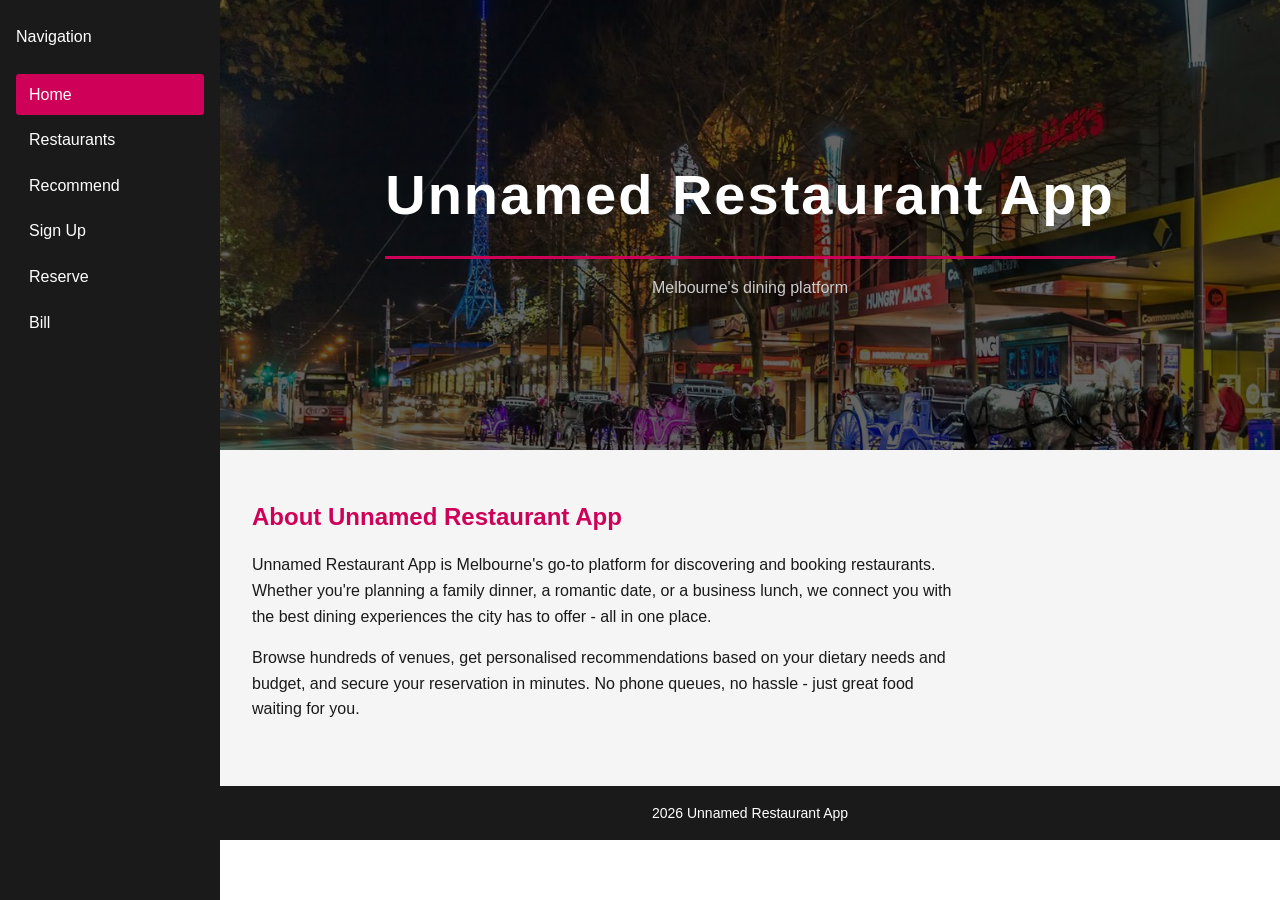
<file: wd_assign2_105702974/assignment_2/index.html>
<!DOCTYPE html>
<html lang="en">
<head>
  <meta charset="UTF-8" />
  <meta name="description" content="Web development" />
  <meta name="keywords" content="Assignment 2" />
  <meta name="author" content="Thapanawat Kittisiddho" />
  <meta name="viewport" content="width=device-width, initial-scale=1.0" />
  <title>Restaurant App</title>
  <link rel="stylesheet" href="../design/css/style.css" />
  <script src="../design/js/script.js"></script>
</head>
<body>

  <!-- Nav -->
  <header class="site-header">
    <div class="header-inner">
      <span>Navigation</span>
    </div>
    <nav class="main-nav" id="mainNav">
      <ul>
        <li><a href="index.html" class="active">Home</a></li>
        <li><a href="restaurants.html">Restaurants</a></li>
        <li><a href="recommend.html">Recommend</a></li>
        <li><a href="register.html">Sign Up</a></li>
        <li><a href="reservation.html">Reserve</a></li>
        <li><a href="bill.html">Bill</a></li>
      </ul>
    </nav>
  </header>

  <section class="banner banner-large">
    <div class="banner-image">
      <img src="../design/images/610213.jpg" alt="Swanston Street, Melbourne" />
      <div class="banner-overlay"></div>
    </div>
    <div class="banner-content">
      <h1>Unnamed Restaurant App</h1>
      <p>Melbourne's dining platform</p>
    </div>
  </section>
  <section class="content" id="about">
    <h2>About Unnamed Restaurant App</h2>
    <p>
      Unnamed Restaurant App is Melbourne's go-to platform for discovering and booking restaurants.
      Whether you're planning a family dinner, a romantic date, or a business lunch,
      we connect you with the best dining experiences the city has to offer - all in one place.
    </p>
    <p>
      Browse hundreds of venues, get personalised recommendations based on your dietary
      needs and budget, and secure your reservation in minutes. No phone queues, no hassle -
      just great food waiting for you.
    </p>
  </section>

  <footer>
    <p>2026 Unnamed Restaurant App</p>
  </footer>

</body>
</html>
</file>
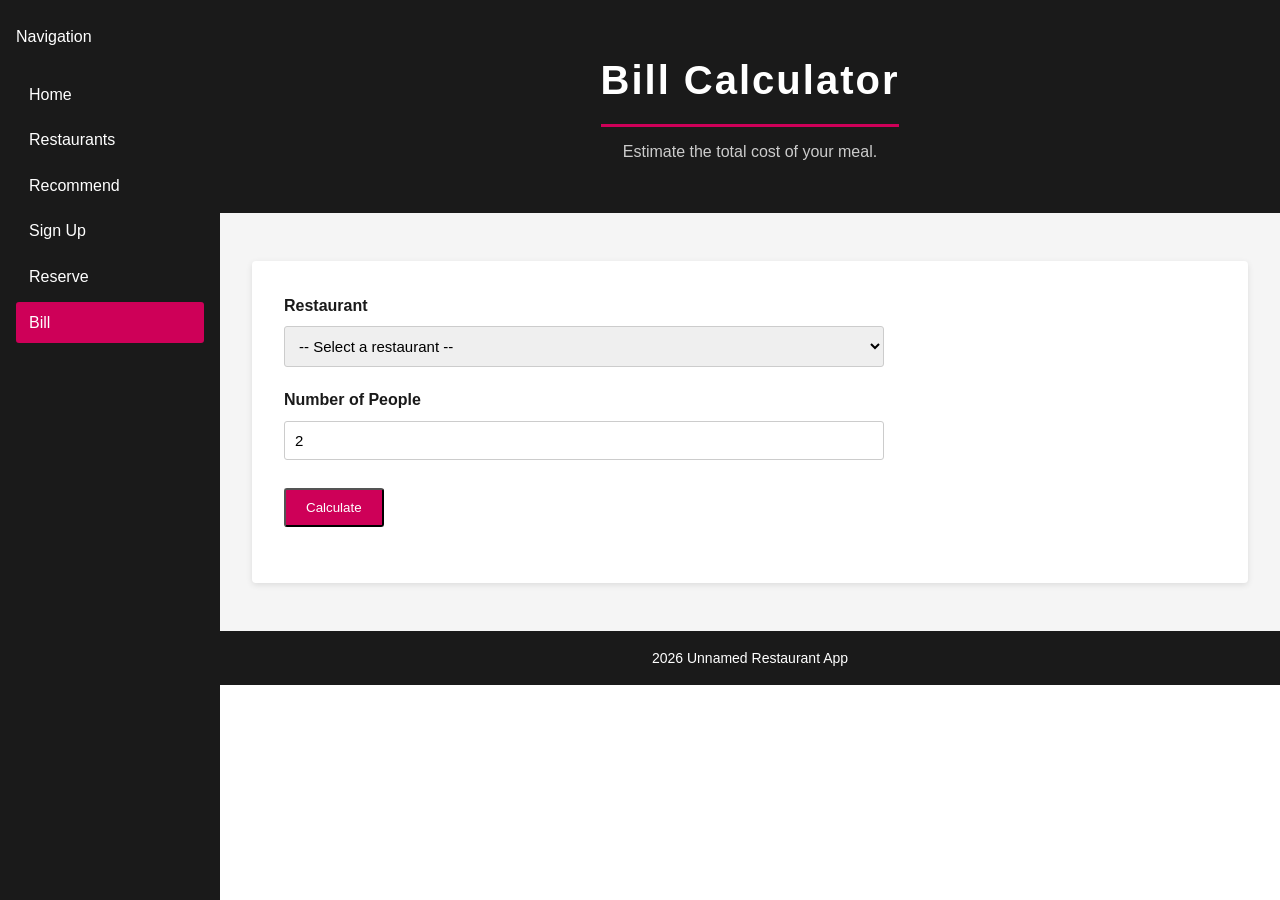
<file: wd_assign2_105702974/assignment_2/bill.html>
<!DOCTYPE html>
<html lang="en">
<head>
  <meta charset="UTF-8" />
  <meta name="description" content="Web development" />
  <meta name="keywords" content="Assignment 2" />
  <meta name="author" content="Thapanawat Kittisiddho" />
  <meta name="viewport" content="width=device-width, initial-scale=1.0" />
  <title>Bill Calculator - Restaurant App</title>
  <link rel="stylesheet" href="../design/css/style.css" />
  <script src="../design/js/script.js"></script>
</head>
<body>

  <!-- Nav -->
  <header class="site-header">
    <div class="header-inner">
      <span>Navigation</span>
    </div>
    <nav class="main-nav" id="mainNav">
      <ul>
        <li><a href="index.html">Home</a></li>
        <li><a href="restaurants.html">Restaurants</a></li>
        <li><a href="recommend.html">Recommend</a></li>
        <li><a href="register.html">Sign Up</a></li>
        <li><a href="reservation.html">Reserve</a></li>
        <li><a href="bill.html" class="active">Bill</a></li>
      </ul>
    </nav>
  </header>

  <!--banner -->
  <section class="banner">
    <div class="banner-content">
      <h1>Bill Calculator</h1>
      <p>Estimate the total cost of your meal.</p>
    </div>
  </section>

  <!--form -->
  <section class="content">
    <div class="form">

      <div class="form-group">
        <label for="billRestaurant">Restaurant</label>
        <select id="billRestaurant">
          <option value="">-- Select a restaurant --</option>
          <option value="20">Dainty Sichuan Noodles QV</option>
          <option value="22">DoDee Paidang Swanston</option>
          <option value="35">Yappari Steak Swanston</option>
          <option value="25">Soi 38</option>
          <option value="15">Gopals</option>
          <option value="12">Udon Yasan</option>
        </select>
      </div>

      <div class="form-group">
        <label for="billPeople">Number of People</label>
        <input id="billPeople" type="number" min="1" value="2" />
      </div>

      <div class="form-group">
        <button type="button" class="btn" id="billBtn">Calculate</button>
      </div>

      <div id="billResult" class="bill-result"></div>

    </div>
  </section>

  <footer>
    <p>2026 Unnamed Restaurant App</p>
  </footer>

</body>
</html>
</file>
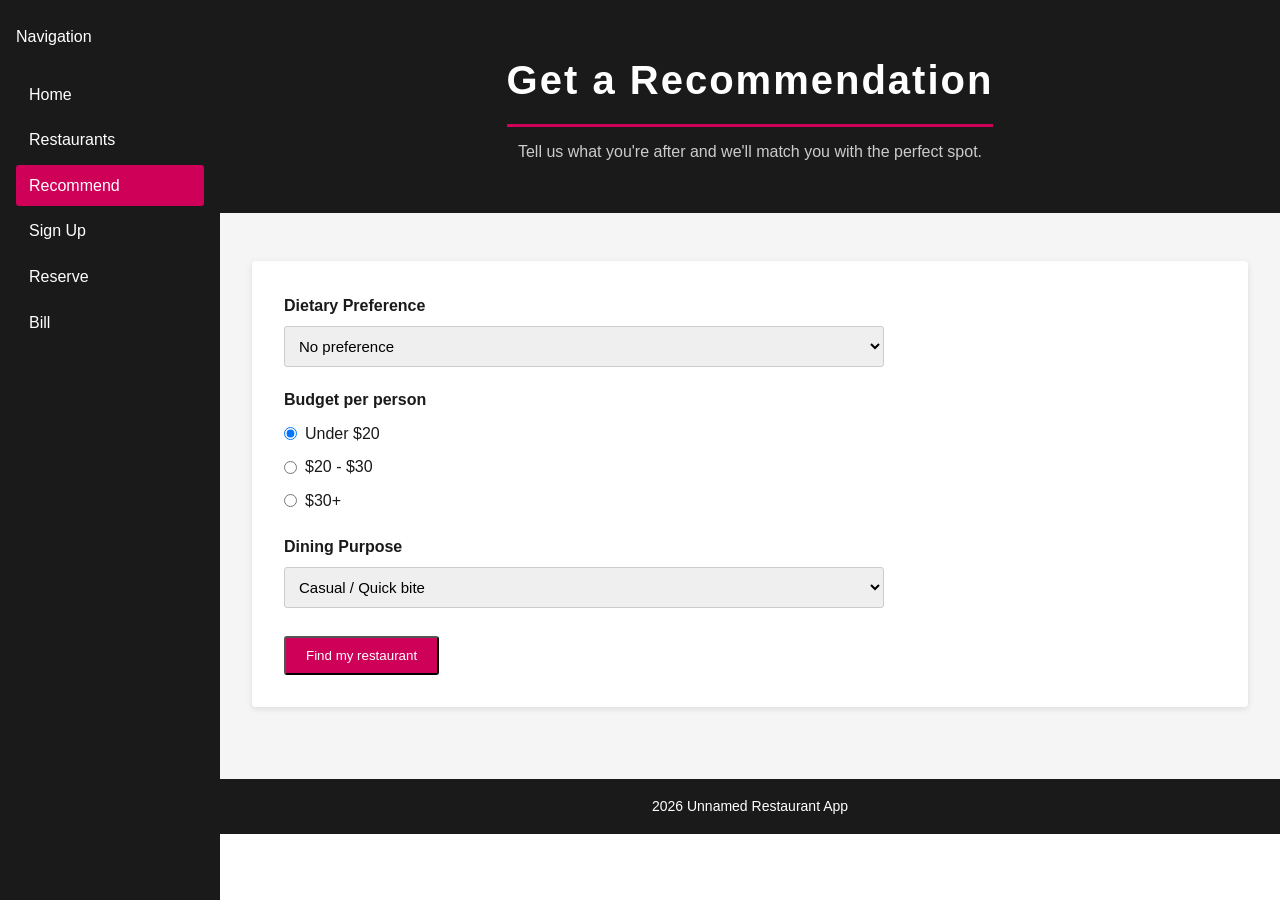
<file: wd_assign2_105702974/assignment_2/recommend.html>
<!DOCTYPE html>
<html lang="en">
<head>
  <meta charset="UTF-8" />
  <meta name="description" content="Web development" />
  <meta name="keywords" content="Assignment 2" />
  <meta name="author" content="Thapanawat Kittisiddho" />
  <meta name="viewport" content="width=device-width, initial-scale=1.0" />
  <title>Recommend - Restaurant App</title>
  <link rel="stylesheet" href="../design/css/style.css" />
  <script src="../design/js/script.js"></script>
</head>
<body>

  <!-- nav -->
  <header class="site-header">
    <div class="header-inner">
      <span>Navigation</span>
    </div>
    <nav class="main-nav" id="mainNav">
      <ul>
        <li><a href="index.html">Home</a></li>
        <li><a href="restaurants.html">Restaurants</a></li>
        <li><a href="recommend.html" class="active">Recommend</a></li>
        <li><a href="register.html">Sign Up</a></li>
        <li><a href="reservation.html">Reserve</a></li>
        <li><a href="bill.html">Bill</a></li>
      </ul>
    </nav>
  </header>

  <!--banner -->
  <section class="banner">
    <div class="banner-content">
      <h1>Get a Recommendation</h1>
      <p>Tell us what you're after and we'll match you with the perfect spot.</p>
    </div>
  </section>

  <!--form -->
  <section class="content">
    <form id="recommendForm" class="form">

      <div class="form-group">
        <label for="dietary">Dietary Preference</label>
        <select id="dietary" name="dietary">
          <option value="none">No preference</option>
          <option value="vegetarian">Vegetarian</option>
          <option value="vegan">Vegan</option>
          <option value="halal">Halal</option>
          <option value="glutenfree">Gluten-free</option>
        </select>
      </div>

      <div class="form-group">
        <label>Budget per person</label>
        <div class="radio-group">
          <label><input type="radio" name="budget" value="low" checked /> Under $20</label>
          <label><input type="radio" name="budget" value="mid" /> $20 - $30</label>
          <label><input type="radio" name="budget" value="high" /> $30+</label>
        </div>
      </div>

      <div class="form-group">
        <label for="purpose">Dining Purpose</label>
        <select id="purpose" name="purpose">
          <option value="casual">Casual / Quick bite</option>
          <option value="family">Family dinner</option>
          <option value="date">Date night</option>
          <option value="business">Business lunch</option>
          <option value="tourist">Visiting Melbourne</option>
        </select>
      </div>

      <button type="button" class="btn" id="recommendBtn">Find my restaurant</button>
    </form>

    <div id="recommendResult" class="recommend-result"></div>
  </section>

  <footer>
    <p>2026 Unnamed Restaurant App</p>
  </footer>

</body>
</html>
</file>
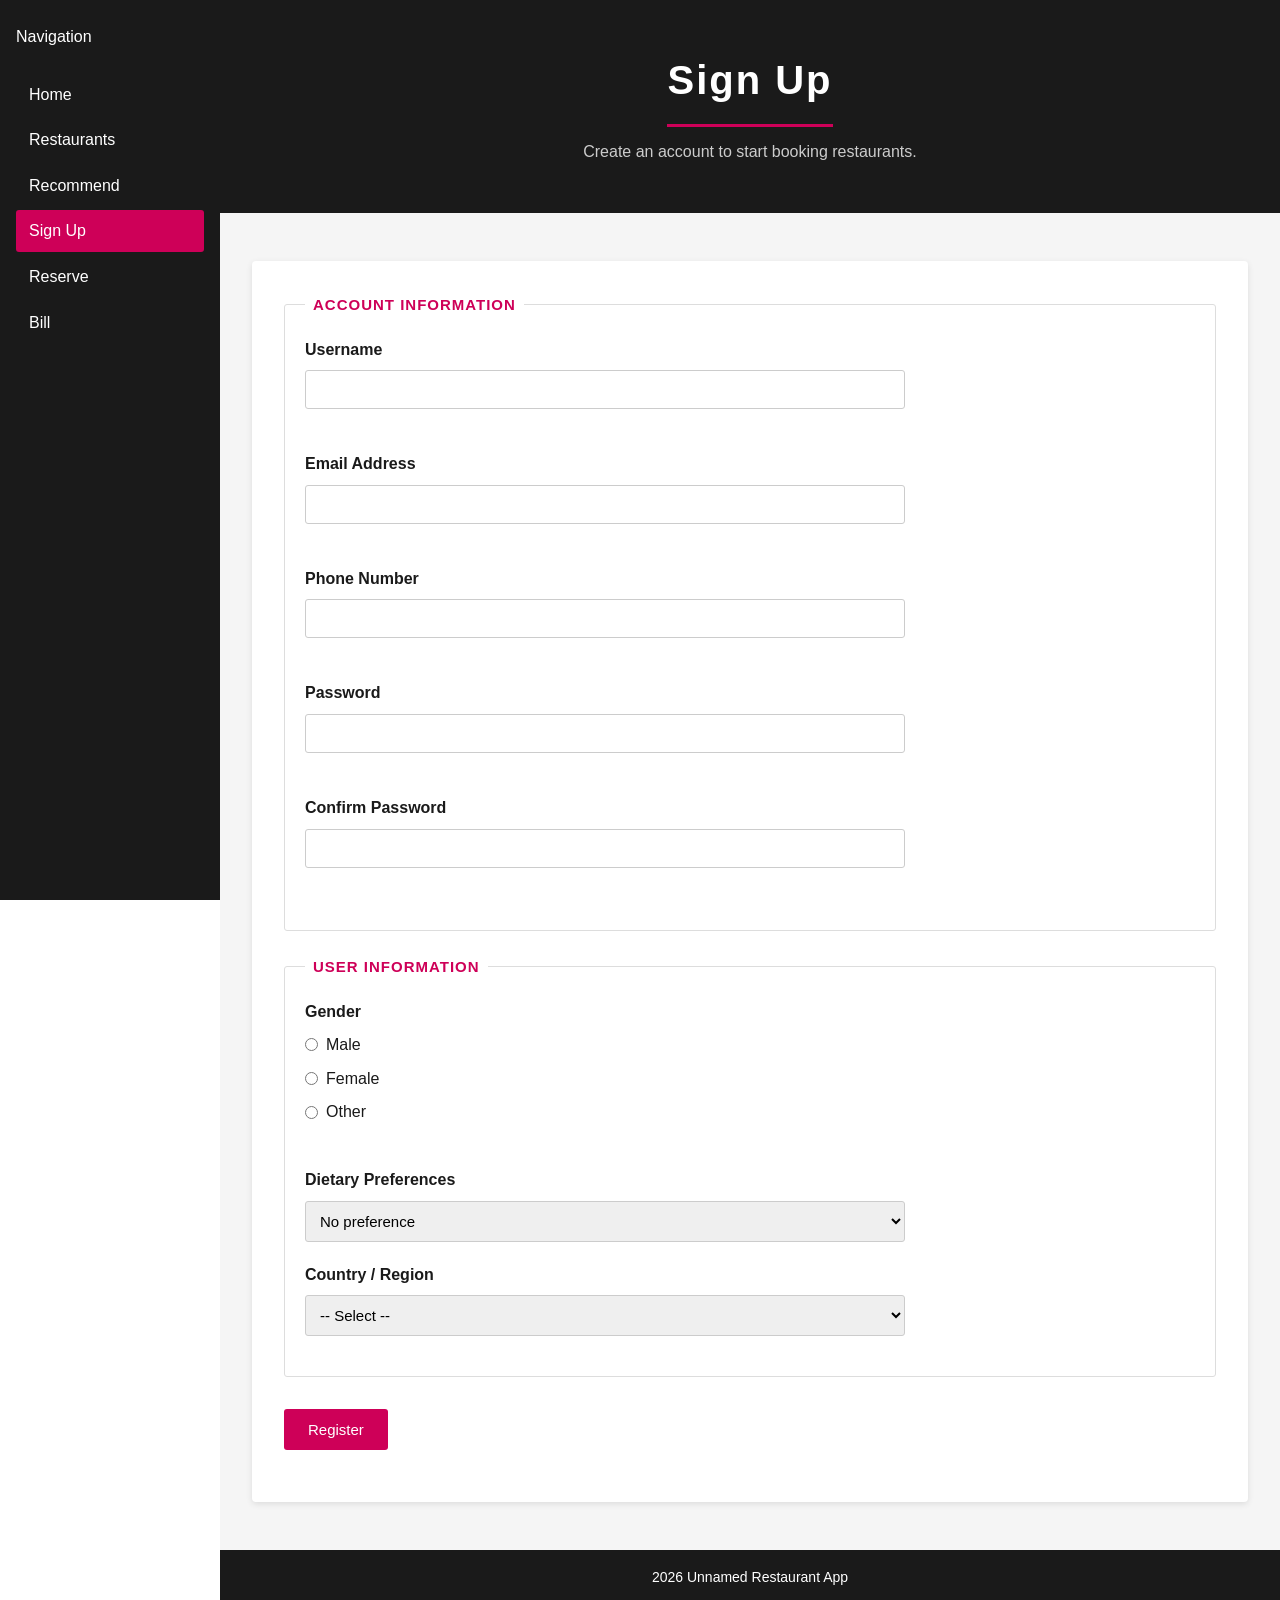
<file: wd_assign2_105702974/assignment_2/register.html>
<!DOCTYPE html>
<html lang="en">
<head>
  <meta charset="UTF-8" />
  <meta name="description" content="Web development" />
  <meta name="keywords" content="Assignment 2" />
  <meta name="author" content="Thapanawat Kittisiddho" />
  <meta name="viewport" content="width=device-width, initial-scale=1.0" />
  <title>Sign Up - Restaurant App</title>
  <link rel="stylesheet" href="../design/css/style.css" />
  <script src="../design/js/script.js"></script>
</head>
<body>

  <!-- nav -->
  <header class="site-header">
    <div class="header-inner">
      <span>Navigation</span>
    </div>
    <nav class="main-nav" id="mainNav">
      <ul>
        <li><a href="index.html">Home</a></li>
        <li><a href="restaurants.html">Restaurants</a></li>
        <li><a href="recommend.html">Recommend</a></li>
        <li><a href="register.html" class="active">Sign Up</a></li>
        <li><a href="reservation.html">Reserve</a></li>
        <li><a href="bill.html">Bill</a></li>
      </ul>
    </nav>
  </header>

  <!-- banner -->
  <section class="banner">
    <div class="banner-content">
      <h1>Sign Up</h1>
      <p>Create an account to start booking restaurants.</p>
    </div>
  </section>

  <!--form -->
  <section class="content">
    <form id="regform" class="form" method="post"
          action="http://mercury.swin.edu.au/it000000/cos10005/regtest.php">

      <fieldset>
        <legend>Account Information</legend>

        <div class="form-group">
          <label for="username">Username</label>
          <input id="username" type="text" name="username" />
          <small class="error" id="err-username"></small>
        </div>

        <div class="form-group">
          <label for="email">Email Address</label>
          <input id="email" type="email" name="email" />
          <small class="error" id="err-email"></small>
        </div>

        <div class="form-group">
          <label for="phone">Phone Number</label>
          <input id="phone" type="tel" name="phone" />
          <small class="error" id="err-phone"></small>
        </div>

        <div class="form-group">
          <label for="pwd1">Password</label>
          <input id="pwd1" type="password" name="pwd1" />
          <small class="error" id="err-pwd1"></small>
        </div>

        <div class="form-group">
          <label for="pwd2">Confirm Password</label>
          <input id="pwd2" type="password" name="pwd2" />
          <small class="error" id="err-pwd2"></small>
        </div>
      </fieldset>

      <fieldset>
        <legend>User Information</legend>

        <div class="form-group">
          <span class="radiolabel">Gender</span>
          <div class="radio-group">
            <label><input type="radio" name="gender" value="M" /> Male</label>
            <label><input type="radio" name="gender" value="F" /> Female</label>
            <label><input type="radio" name="gender" value="O" /> Other</label>
          </div>
          <small class="error" id="err-gender"></small>
        </div>

        <div class="form-group">
          <label for="dietary">Dietary Preferences</label>
          <select id="dietary" name="dietary">
            <option value="none">No preference</option>
            <option value="vegetarian">Vegetarian</option>
            <option value="vegan">Vegan</option>
            <option value="halal">Halal</option>
            <option value="glutenfree">Gluten-free</option>
          </select>
        </div>

        <div class="form-group">
          <label for="country">Country / Region</label>
          <select id="country" name="country">
            <option value="">-- Select --</option>
            <option value="AU">Australia</option>
            <option value="NZ">New Zealand</option>
            <option value="US">United States</option>
            <option value="UK">United Kingdom</option>
            <option value="CN">China</option>
            <option value="JP">Japan</option>
            <option value="TH">Thailand</option>
            <option value="IN">India</option>
            <option value="OTHER">Other</option>
          </select>
        </div>
      </fieldset>

      <div class="form-group">
        <button type="submit" class="btn">Register</button>
      </div>
    </form>
  </section>

  <footer>
    <p>2026 Unnamed Restaurant App</p>
  </footer>

</body>
</html>
</file>
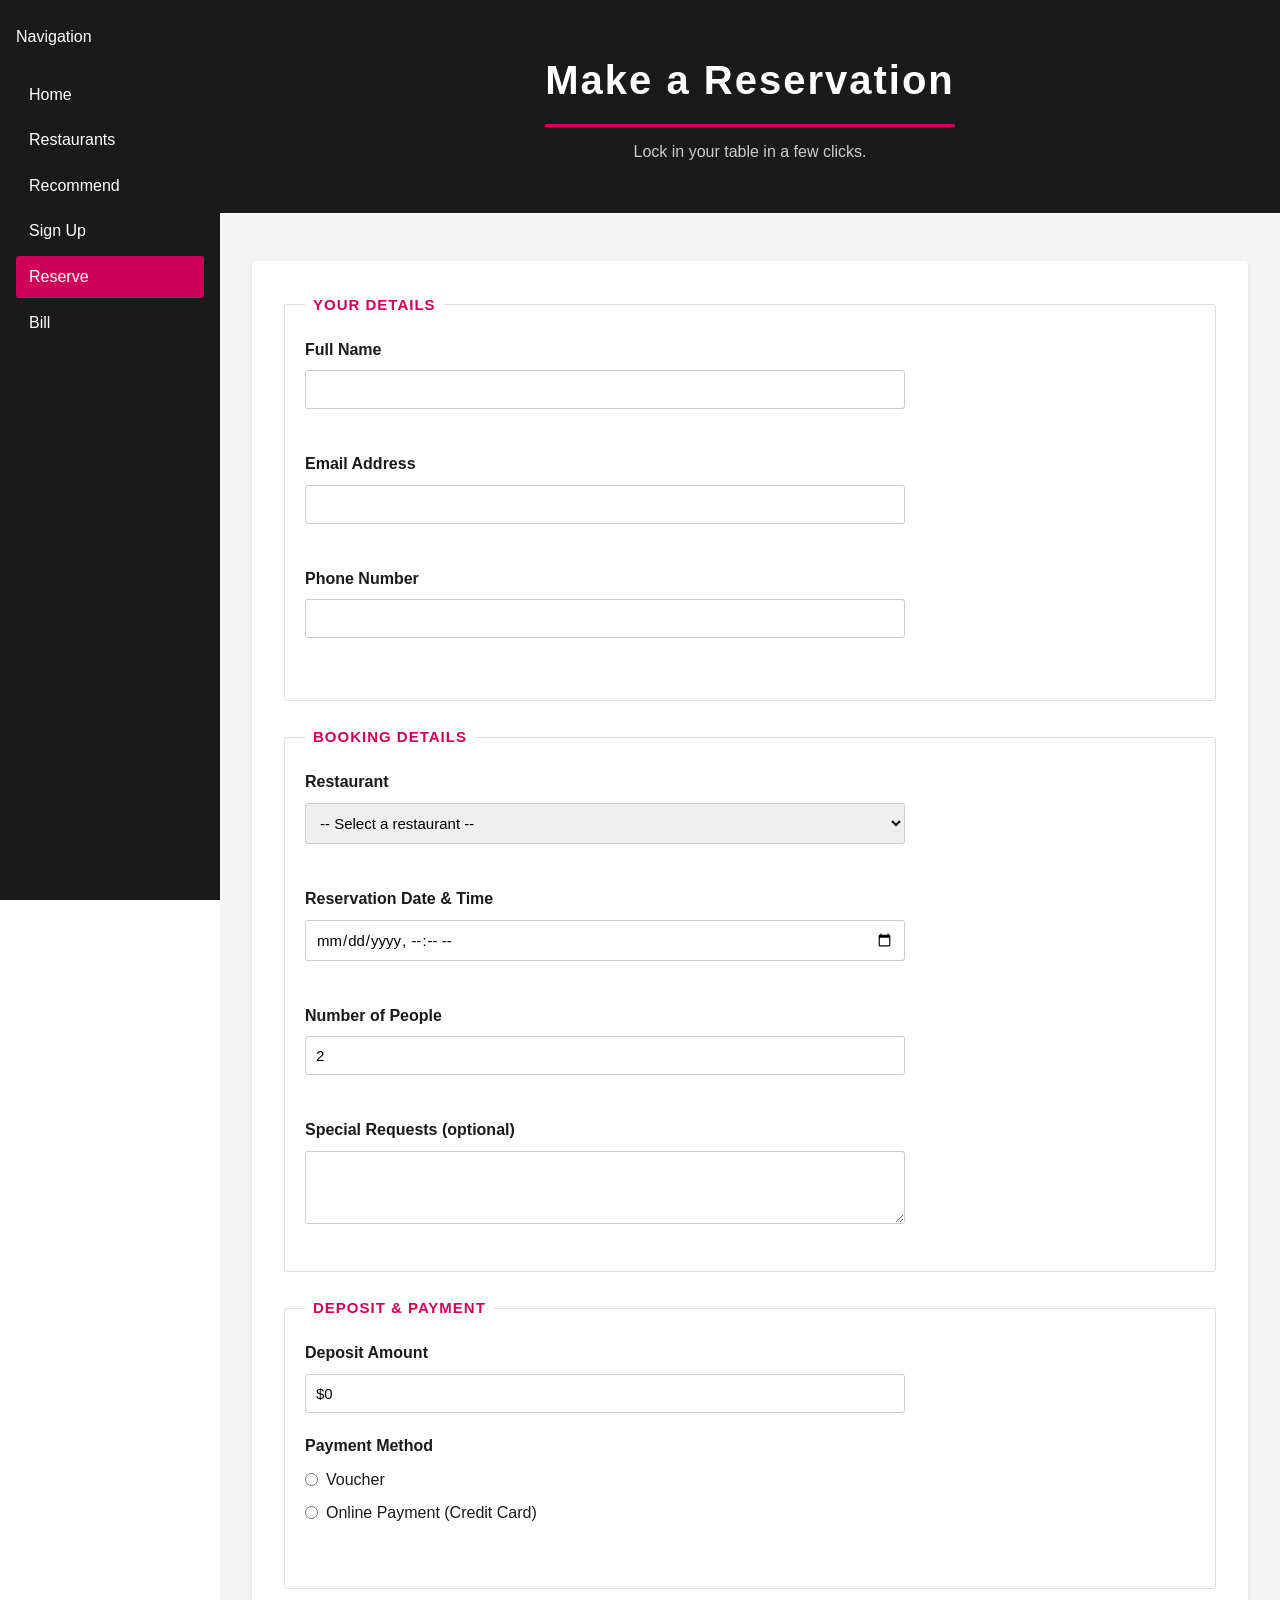
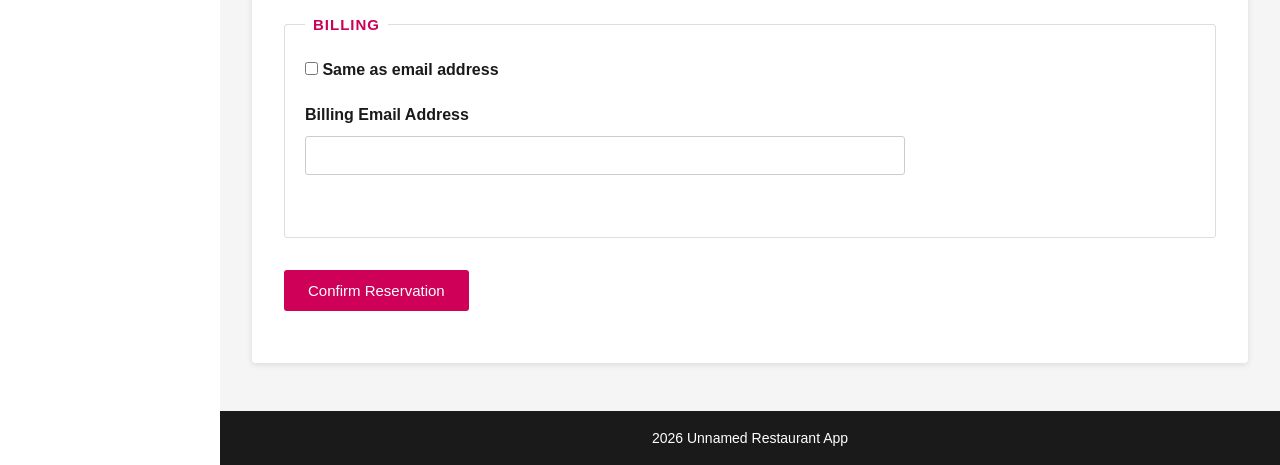
<file: wd_assign2_105702974/assignment_2/reservation.html>
<!DOCTYPE html>
<html lang="en">
<head>
  <meta charset="UTF-8" />
  <meta name="description" content="Web development" />
  <meta name="keywords" content="Assignment 2" />
  <meta name="author" content="Thapanawat Kittisiddho" />
  <meta name="viewport" content="width=device-width, initial-scale=1.0" />
  <title>Reserve - Restaurant App</title>
  <link rel="stylesheet" href="../design/css/style.css" />
  <script src="../design/js/script.js"></script>
</head>
<body>

  <!-- Navr -->
  <header class="site-header">
    <div class="header-inner">
      <span>Navigation</span>
    </div>
    <nav class="main-nav" id="mainNav">
      <ul>
        <li><a href="index.html">Home</a></li>
        <li><a href="restaurants.html">Restaurants</a></li>
        <li><a href="recommend.html">Recommend</a></li>
        <li><a href="register.html">Sign Up</a></li>
        <li><a href="reservation.html" class="active">Reserve</a></li>
        <li><a href="bill.html">Bill</a></li>
      </ul>
    </nav>
  </header>

  <!--banner -->
  <section class="banner">
    <div class="banner-content">
      <h1>Make a Reservation</h1>
      <p>Lock in your table in a few clicks.</p>
    </div>
  </section>

  <!--form -->
  <section class="content">
    <form id="resform" class="form" method="post"
          action="http://mercury.swin.edu.au/it000000/cos10005/regtest.php">

      <fieldset>
        <legend>Your Details</legend>

        <div class="form-group">
          <label for="fullname">Full Name</label>
          <input id="fullname" type="text" name="fullname" />
          <small class="error" id="err-fullname"></small>
        </div>

        <div class="form-group">
          <label for="email">Email Address</label>
          <input id="email" type="email" name="email" />
          <small class="error" id="err-email"></small>
        </div>

        <div class="form-group">
          <label for="phone">Phone Number</label>
          <input id="phone" type="tel" name="phone" />
          <small class="error" id="err-phone"></small>
        </div>
      </fieldset>

      <fieldset>
        <legend>Booking Details</legend>

        <div class="form-group">
          <label for="restaurant">Restaurant</label>
          <select id="restaurant" name="restaurant">
            <option value="">-- Select a restaurant --</option>
            <option value="dainty">Dainty Sichuan Noodles QV</option>
            <option value="dodee">DoDee Paidang Swanston</option>
            <option value="yappari">Yappari Steak Swanston</option>
            <option value="soi38">Soi 38</option>
            <option value="gopals">Gopals</option>
            <option value="udon">Udon Yasan</option>
          </select>
          <small class="error" id="err-restaurant"></small>
        </div>

        <div class="form-group">
          <label for="datetime">Reservation Date &amp; Time</label>
          <input id="datetime" type="datetime-local" name="datetime" />
          <small class="error" id="err-datetime"></small>
        </div>

        <div class="form-group">
          <label for="people">Number of People</label>
          <input id="people" type="number" name="people" min="1" value="2" />
          <small class="error" id="err-people"></small>
        </div>

        <div class="form-group">
          <label for="requests">Special Requests (optional)</label>
          <textarea id="requests" name="requests" rows="3"></textarea>
        </div>
      </fieldset>

      <fieldset>
        <legend>Deposit &amp; Payment</legend>

        <div class="form-group">
          <label for="deposit">Deposit Amount</label>
          <input id="deposit" type="text" name="deposit" value="$0" readonly />
        </div>

        <div class="form-group">
          <span class="radiolabel">Payment Method</span>
          <div class="radio-group">
            <label><input type="radio" name="payment" value="voucher" /> Voucher</label>
            <label><input type="radio" name="payment" value="card" /> Online Payment (Credit Card)</label>
          </div>
          <small class="error" id="err-payment"></small>
        </div>

        <!-- Voucher field  -->
        <div class="form-group" id="voucher-group" style="display: none;">
          <label for="voucher">Voucher Code (12 digits)</label>
          <input id="voucher" type="text" name="voucher" />
        </div>

        <!-- Credit card fields  -->
        <div id="card-group" style="display: none;">
          <div class="form-group">
            <label for="cardtype">Card Type</label>
            <select id="cardtype" name="cardtype">
              <option value="visa">Visa (16 digits)</option>
              <option value="mc">Mastercard (16 digits)</option>
              <option value="amex">American Express (15 digits)</option>
            </select>
          </div>
          <div class="form-group">
            <label for="cardnum">Card Number</label>
            <input id="cardnum" type="text" name="cardnum" />
            <small class="error" id="err-cardnum"></small>
          </div>
        </div>
      </fieldset>

      <!-- billing -->
      <fieldset>
        <legend>Billing</legend>

        <div class="form-group">
          <label>
            <input type="checkbox" id="sameemail" />
            Same as email address
          </label>
        </div>

        <div class="form-group">
          <label for="billing">Billing Email Address</label>
          <input id="billing" type="email" name="billing" />
          <small class="error" id="err-billing"></small>
        </div>
      </fieldset>

      <div class="form-group">
        <button type="submit" class="btn">Confirm Reservation</button>
      </div>
    </form>
  </section>

  <footer>
    <p>2026 Unnamed Restaurant App</p>
  </footer>

</body>
</html>
</file>
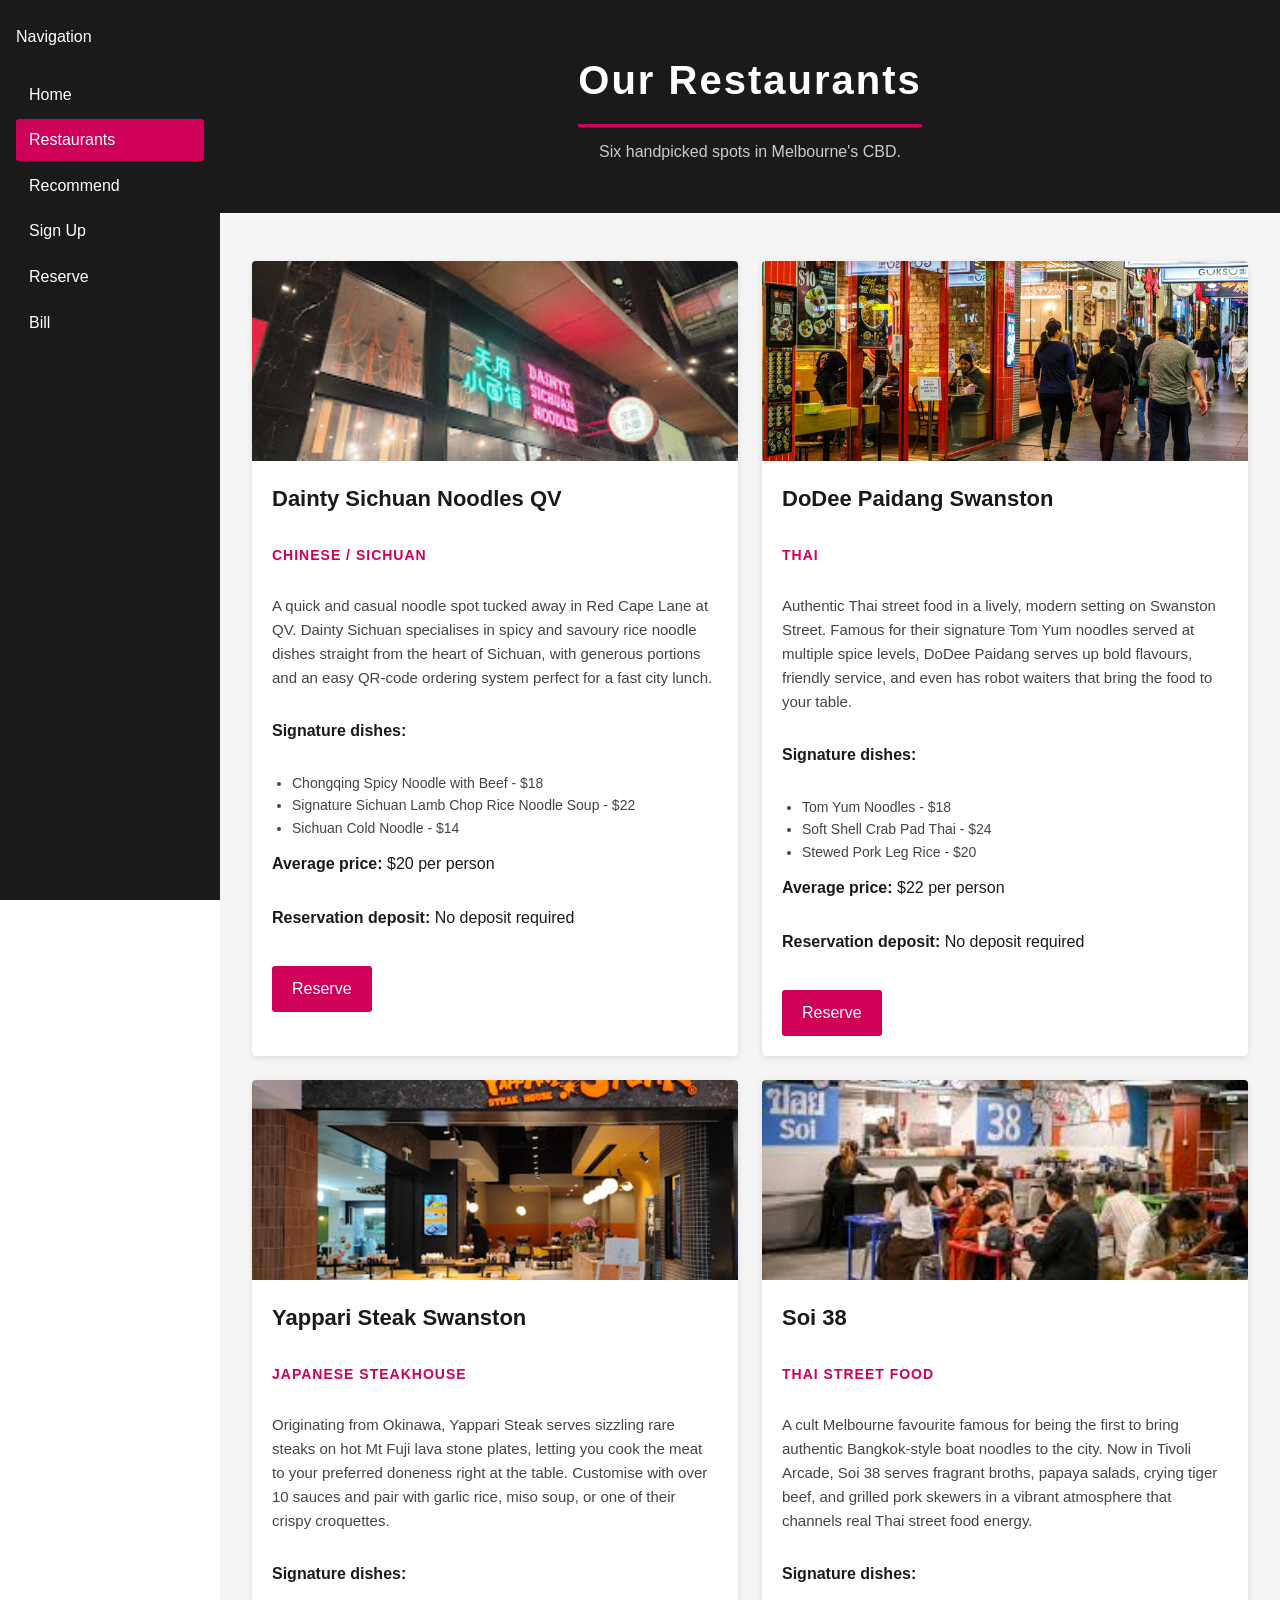
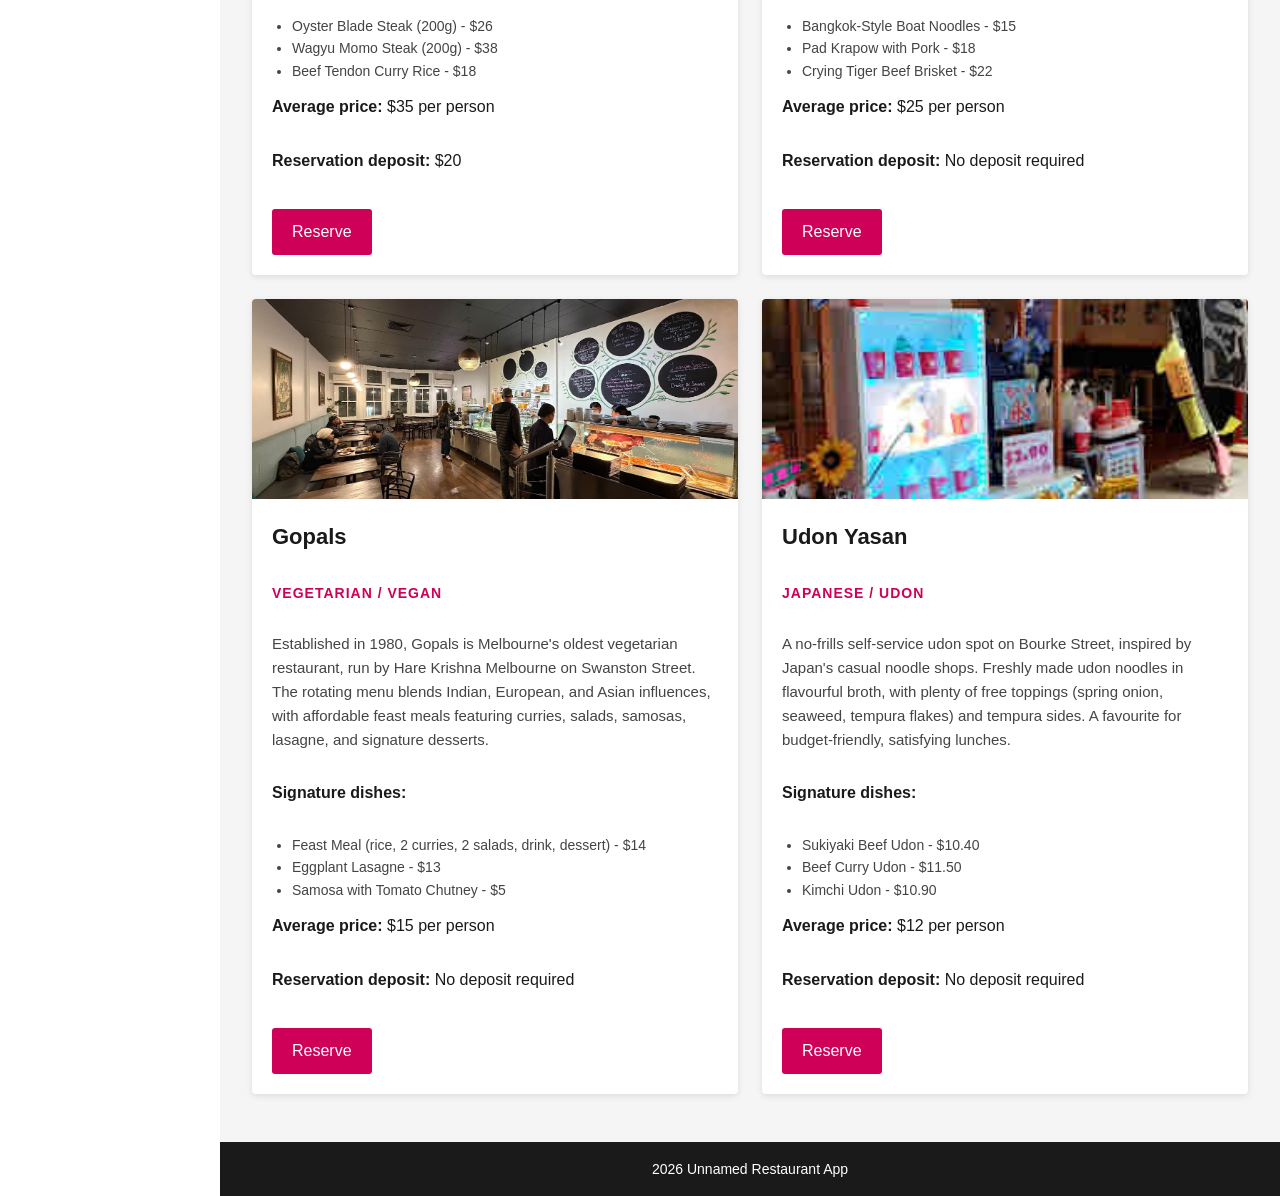
<file: wd_assign2_105702974/assignment_2/restaurants.html>
<!DOCTYPE html>
<html lang="en">
<head>
  <meta charset="UTF-8" />
  <meta name="description" content="Web development" />
  <meta name="keywords" content="Assignment 2" />
  <meta name="author" content="Thapanawat Kittisiddho" />
  <meta name="viewport" content="width=device-width, initial-scale=1.0" />
  <title>Restaurants - Restaurant App</title>
  <link rel="stylesheet" href="../design/css/style.css" />
  <script src="../design/js/script.js"></script>
</head>
<body>

  <!-- nav -->
  <header class="site-header">
    <div class="header-inner">
      <span>Navigation</span>
    </div>
    <nav class="main-nav" id="mainNav">
      <ul>
        <li><a href="index.html">Home</a></li>
        <li><a href="restaurants.html" class="active">Restaurants</a></li>
        <li><a href="recommend.html">Recommend</a></li>
        <li><a href="register.html">Sign Up</a></li>
        <li><a href="reservation.html">Reserve</a></li>
        <li><a href="bill.html">Bill</a></li>
      </ul>
    </nav>
  </header>

  <!-- banner -->
  <section class="banner">
    <div class="banner-content">
      <h1>Our Restaurants</h1>
      <p>Six handpicked spots in Melbourne's CBD.</p>
    </div>
  </section>

  <section class="content">
    <div class="restaurants">

      <article class="restaurant-card">
        <img src="../design/images/dainty-sichuan.jpg" alt="Dainty Sichuan Noodles QV restaurant" />
        <div class="restaurant-info">
          <h2>Dainty Sichuan Noodles QV</h2>
          <p class="cuisine">Chinese / Sichuan</p>
          <p class="description">
            A quick and casual noodle spot tucked away in Red Cape Lane at QV.
            Dainty Sichuan specialises in spicy and savoury rice noodle dishes
            straight from the heart of Sichuan, with generous portions and an
            easy QR-code ordering system perfect for a fast city lunch.
          </p>
          <p><strong>Signature dishes:</strong></p>
          <ul>
            <li>Chongqing Spicy Noodle with Beef - $18</li>
            <li>Signature Sichuan Lamb Chop Rice Noodle Soup - $22</li>
            <li>Sichuan Cold Noodle - $14</li>
          </ul>
          <p><strong>Average price:</strong> $20 per person</p>
          <p><strong>Reservation deposit:</strong> No deposit required</p>
          <a href="reservation.html?restaurant=dainty" class="btn">Reserve</a>
        </div>
      </article>


      <article class="restaurant-card">
        <img src="../design/images/dodee-paidang.jpg" alt="DoDee Paidang Swanston Thai restaurant" />
        <div class="restaurant-info">
          <h2>DoDee Paidang Swanston</h2>
          <p class="cuisine">Thai</p>
          <p class="description">
            Authentic Thai street food in a lively, modern setting on Swanston Street.
            Famous for their signature Tom Yum noodles served at multiple spice levels,
            DoDee Paidang serves up bold flavours, friendly service, and even has
            robot waiters that bring the food to your table.
          </p>
          <p><strong>Signature dishes:</strong></p>
          <ul>
            <li>Tom Yum Noodles - $18</li>
            <li>Soft Shell Crab Pad Thai - $24</li>
            <li>Stewed Pork Leg Rice - $20</li>
          </ul>
          <p><strong>Average price:</strong> $22 per person</p>
          <p><strong>Reservation deposit:</strong> No deposit required</p>
          <a href="reservation.html?restaurant=dodee" class="btn">Reserve</a>
        </div>
      </article>


      <article class="restaurant-card">
        <img src="../design/images/yappari.jpg" alt="Yappari Steak Swanston restaurant" />
        <div class="restaurant-info">
          <h2>Yappari Steak Swanston</h2>
          <p class="cuisine">Japanese Steakhouse</p>
          <p class="description">
            Originating from Okinawa, Yappari Steak serves sizzling rare steaks on
            hot Mt Fuji lava stone plates, letting you cook the meat to your preferred
            doneness right at the table. Customise with over 10 sauces and pair with
            garlic rice, miso soup, or one of their crispy croquettes.
          </p>
          <p><strong>Signature dishes:</strong></p>
          <ul>
            <li>Oyster Blade Steak (200g) - $26</li>
            <li>Wagyu Momo Steak (200g) - $38</li>
            <li>Beef Tendon Curry Rice - $18</li>
          </ul>
          <p><strong>Average price:</strong> $35 per person</p>
          <p><strong>Reservation deposit:</strong> $20</p>
          <a href="reservation.html?restaurant=yappari" class="btn">Reserve</a>
        </div>
      </article>

      <article class="restaurant-card">
        <img src="../design/images/soi-38.jpg" alt="Soi 38 Thai boat noodle restaurant" />
        <div class="restaurant-info">
          <h2>Soi 38</h2>
          <p class="cuisine">Thai Street Food</p>
          <p class="description">
            A cult Melbourne favourite famous for being the first to bring authentic
            Bangkok-style boat noodles to the city. Now in Tivoli Arcade, Soi 38 serves
            fragrant broths, papaya salads, crying tiger beef, and grilled pork skewers
            in a vibrant atmosphere that channels real Thai street food energy.
          </p>
          <p><strong>Signature dishes:</strong></p>
          <ul>
            <li>Bangkok-Style Boat Noodles - $15</li>
            <li>Pad Krapow with Pork - $18</li>
            <li>Crying Tiger Beef Brisket - $22</li>
          </ul>
          <p><strong>Average price:</strong> $25 per person</p>
          <p><strong>Reservation deposit:</strong> No deposit required</p>
          <a href="reservation.html?restaurant=soi38" class="btn">Reserve</a>
        </div>
      </article>

      <article class="restaurant-card">
        <img src="../design/images/gopals.jpg" alt="Gopals vegetarian restaurant Melbourne" />
        <div class="restaurant-info">
          <h2>Gopals</h2>
          <p class="cuisine">Vegetarian / Vegan</p>
          <p class="description">
            Established in 1980, Gopals is Melbourne's oldest vegetarian restaurant,
            run by Hare Krishna Melbourne on Swanston Street. The rotating menu
            blends Indian, European, and Asian influences, with affordable feast
            meals featuring curries, salads, samosas, lasagne, and signature desserts.
          </p>
          <p><strong>Signature dishes:</strong></p>
          <ul>
            <li>Feast Meal (rice, 2 curries, 2 salads, drink, dessert) - $14</li>
            <li>Eggplant Lasagne - $13</li>
            <li>Samosa with Tomato Chutney - $5</li>
          </ul>
          <p><strong>Average price:</strong> $15 per person</p>
          <p><strong>Reservation deposit:</strong> No deposit required</p>
          <a href="reservation.html?restaurant=gopals" class="btn">Reserve</a>
        </div>
      </article>

      <article class="restaurant-card">
        <img src="../design/images/udon-yasan.jpg" alt="Udon Yasan Japanese noodle restaurant" />
        <div class="restaurant-info">
          <h2>Udon Yasan</h2>
          <p class="cuisine">Japanese / Udon</p>
          <p class="description">
            A no-frills self-service udon spot on Bourke Street, inspired by Japan's
            casual noodle shops. Freshly made udon noodles in flavourful broth, with
            plenty of free toppings (spring onion, seaweed, tempura flakes) and
            tempura sides. A favourite for budget-friendly, satisfying lunches.
          </p>
          <p><strong>Signature dishes:</strong></p>
          <ul>
            <li>Sukiyaki Beef Udon - $10.40</li>
            <li>Beef Curry Udon - $11.50</li>
            <li>Kimchi Udon - $10.90</li>
          </ul>
          <p><strong>Average price:</strong> $12 per person</p>
          <p><strong>Reservation deposit:</strong> No deposit required</p>
          <a href="reservation.html?restaurant=udon" class="btn">Reserve</a>
        </div>
      </article>

    </div>
  </section>

  <footer>
    <p>2026 Unnamed Restaurant App</p>
  </footer>

</body>
</html>
</file>
<file: wd_assign2_105702974/design/css/style.css>
/* reset */
* {
  box-sizing: border-box;
  margin: 0;
  padding: 0;
}

body {
  font-family: Arial, sans-serif;
  font-size: 16px;
  line-height: 1.6;
  color: #1a1a1a;
}

a {
  color: #CE0058;
  text-decoration: none;
}

img {
  max-width: 100%;
  display: block;
}


/* sidebar */
.site-header {
  background: #1a1a1a;
  width: 220px;
  min-height: 100vh;
  position: fixed;
  top: 0;
  left: 0;
  padding: 24px 16px;
}

.header-inner {
  margin-bottom: 24px;
  color: white;
}

.main-nav ul {
  list-style: none;
  display: flex;
  flex-direction: column;
  gap: 4px;
}

.main-nav a {
  color: white;
  display: block;
  padding: 8px 13px;
  border-radius: 3px;
}

.main-nav a:hover,
.main-nav a.active {
  background: #CE0058;
}


/* main layout */
.banner,
.content,
footer {
  margin-left: 220px;
}


/* banner */
.banner {
  position: relative;
  background: #1a1a1a;
  color: white;
  text-align: center;
  padding: 48px 32px;
  overflow: hidden;
}

.banner.banner-large {
  min-height: 450px;
  display: flex;
  align-items: center;
  justify-content: center;
}

.banner-image {
  position: absolute;
  inset: 0;
  z-index: 0;
}

.banner-image img {
  width: 100%;
  height: 100%;
  object-fit: cover;
}

.banner-overlay {
  position: absolute;
  inset: 0;
  background: rgba(0, 0, 0, 0.6);
  z-index: 1;
}

.banner-content {
  position: relative;
  z-index: 2;
}

.banner h1 {
  font-size: 40px;
  letter-spacing: 2px;
  display: inline-block;
  border-bottom: 3px solid #CE0058;
  padding-bottom: 12px;
  margin-bottom: 12px;
}

.banner.banner-large h1 {
  font-size: 56px;
  padding-bottom: 16px;
  margin-bottom: 16px;
}

.banner p {
  color: #ccc;
}


/* content */
.content {
  padding: 48px 32px;
  background: #f5f5f5;
}

.content h2 {
  color: #CE0058;
  margin-bottom: 16px;
}

.content p {
  max-width: 700px;
  margin-bottom: 16px;
}


/* restaurant cards */
.restaurants {
  display: grid;
  grid-template-columns: repeat(auto-fit, minmax(320px, 1fr));
  gap: 24px;
}

.restaurant-card {
  background: white;
  border-radius: 4px;
  overflow: hidden;
  box-shadow: 0 2px 6px rgba(0, 0, 0, 0.1);
  display: flex;
  flex-direction: column;
}

.restaurant-card img {
  width: 100%;
  height: 200px;
  object-fit: cover;
}

.restaurant-info {
  padding: 20px;
  display: flex;
  flex-direction: column;
  gap: 12px;
}

.restaurant-info h2 {
  color: #1a1a1a;
  font-size: 22px;
}

.cuisine {
  color: #CE0058;
  font-weight: bold;
  font-size: 14px;
  text-transform: uppercase;
  letter-spacing: 1px;
}

.description {
  color: #444;
  font-size: 15px;
}

.restaurant-info ul {
  margin-left: 20px;
  color: #444;
  font-size: 14px;
}


/* btn */
.btn {
  display: inline-block;
  background: #CE0058;
  color: white;
  padding: 10px 20px;
  border-radius: 3px;
  text-align: center;
  margin-top: 8px;
  align-self: flex-start;
}

.btn:hover {
  background: #a8004a;
}


/* forms */
.form {
  background: white;
  padding: 32px;
  border-radius: 4px;
  box-shadow: 0 2px 6px rgba(0, 0, 0, 0.1);
}

.form-group {
  margin-bottom: 20px;
}

.form-group label {
  display: block;
  font-weight: bold;
  margin-bottom: 8px;
  color: #1a1a1a;
}

.form-group select,
.form-group input[type="text"],
.form-group input[type="email"],
.form-group input[type="password"],
.form-group input[type="tel"],
.form-group input[type="number"],
.form-group input[type="date"],
.form-group input[type="datetime-local"],
.form-group textarea {
  width: 100%;
  max-width: 600px;
  padding: 10px;
  border: 1px solid #ccc;
  border-radius: 3px;
  font-family: inherit;
  font-size: 15px;
}

.form-group select:focus,
.form-group input:focus,
.form-group textarea:focus {
  outline: none;
  border-color: #CE0058;
}

.radio-group {
  display: flex;
  flex-direction: column;
  gap: 8px;
}

.radio-group label {
  font-weight: normal;
  display: flex;
  align-items: center;
  gap: 8px;
  margin-bottom: 0;
  cursor: pointer;
}


/* fieldsets */
.form fieldset {
  border: 1px solid #ddd;
  border-radius: 3px;
  padding: 20px;
  margin-bottom: 24px;
}

.form legend {
  font-weight: bold;
  color: #CE0058;
  padding: 0 8px;
  font-size: 15px;
  text-transform: uppercase;
  letter-spacing: 1px;
}


/* error messages */
.error {
  display: block;
  color: #CE0058;
  font-size: 13px;
  margin-top: 4px;
  min-height: 18px;
}


/* submit button*/
.form button[type="submit"] {
  display: inline-block;
  background: #CE0058;
  color: white;
  padding: 12px 24px;
  border: none;
  border-radius: 3px;
  font-size: 15px;
  cursor: pointer;
}

.form button[type="submit"]:hover {
  background: #a8004a;
}

.radiolabel {
  display: block;
  font-weight: bold;
  margin-bottom: 8px;
  color: #1a1a1a;
}


/* recommendation result */
.recommend-result {
  margin-top: 24px;
}

.recommend-result .restaurant-card {
  margin-top: 0;
}


/* bill calculator*/
.bill-result {
  margin-top: 24px;
}

.bill-result h2 {
  color: #CE0058;
  font-size: 28px;
  margin-bottom: 8px;
}


/* footer */
footer {
  background: #1a1a1a;
  color: white;
  text-align: center;
  padding: 16px;
  font-size: 14px;
}


/* tablet */
@media (max-width: 1023px) {
  .site-header {
    width: 180px;
    padding: 16px 12px;
  }

  .banner,
  .content,
  footer {
    margin-left: 180px;
  }

  .banner h1 {
    font-size: 32px;
  }

  .banner.banner-large h1 {
    font-size: 44px;
  }

  .content {
    padding: 32px 20px;
  }
}


/* mobile */
@media (max-width: 767px) {
  .site-header {
    width: 100%;
    min-height: auto;
    position: static;
    padding: 12px 16px;
  }

  .header-inner {
    margin-bottom: 8px;
  }

  .main-nav ul {
    flex-direction: row;
    flex-wrap: wrap;
    gap: 4px;
  }

  .main-nav a {
    padding: 6px 10px;
    font-size: 14px;
  }

  .banner,
  .content,
  footer {
    margin-left: 0;
  }

  .banner {
    padding: 32px 20px;
  }

  .banner h1 {
    font-size: 26px;
  }

  .banner.banner-large h1 {
    font-size: 32px;
  }

  .content {
    padding: 24px 16px;
  }

  .form {
    padding: 20px;
  }

  .restaurants {
    grid-template-columns: 1fr;
  }
}
</file>
